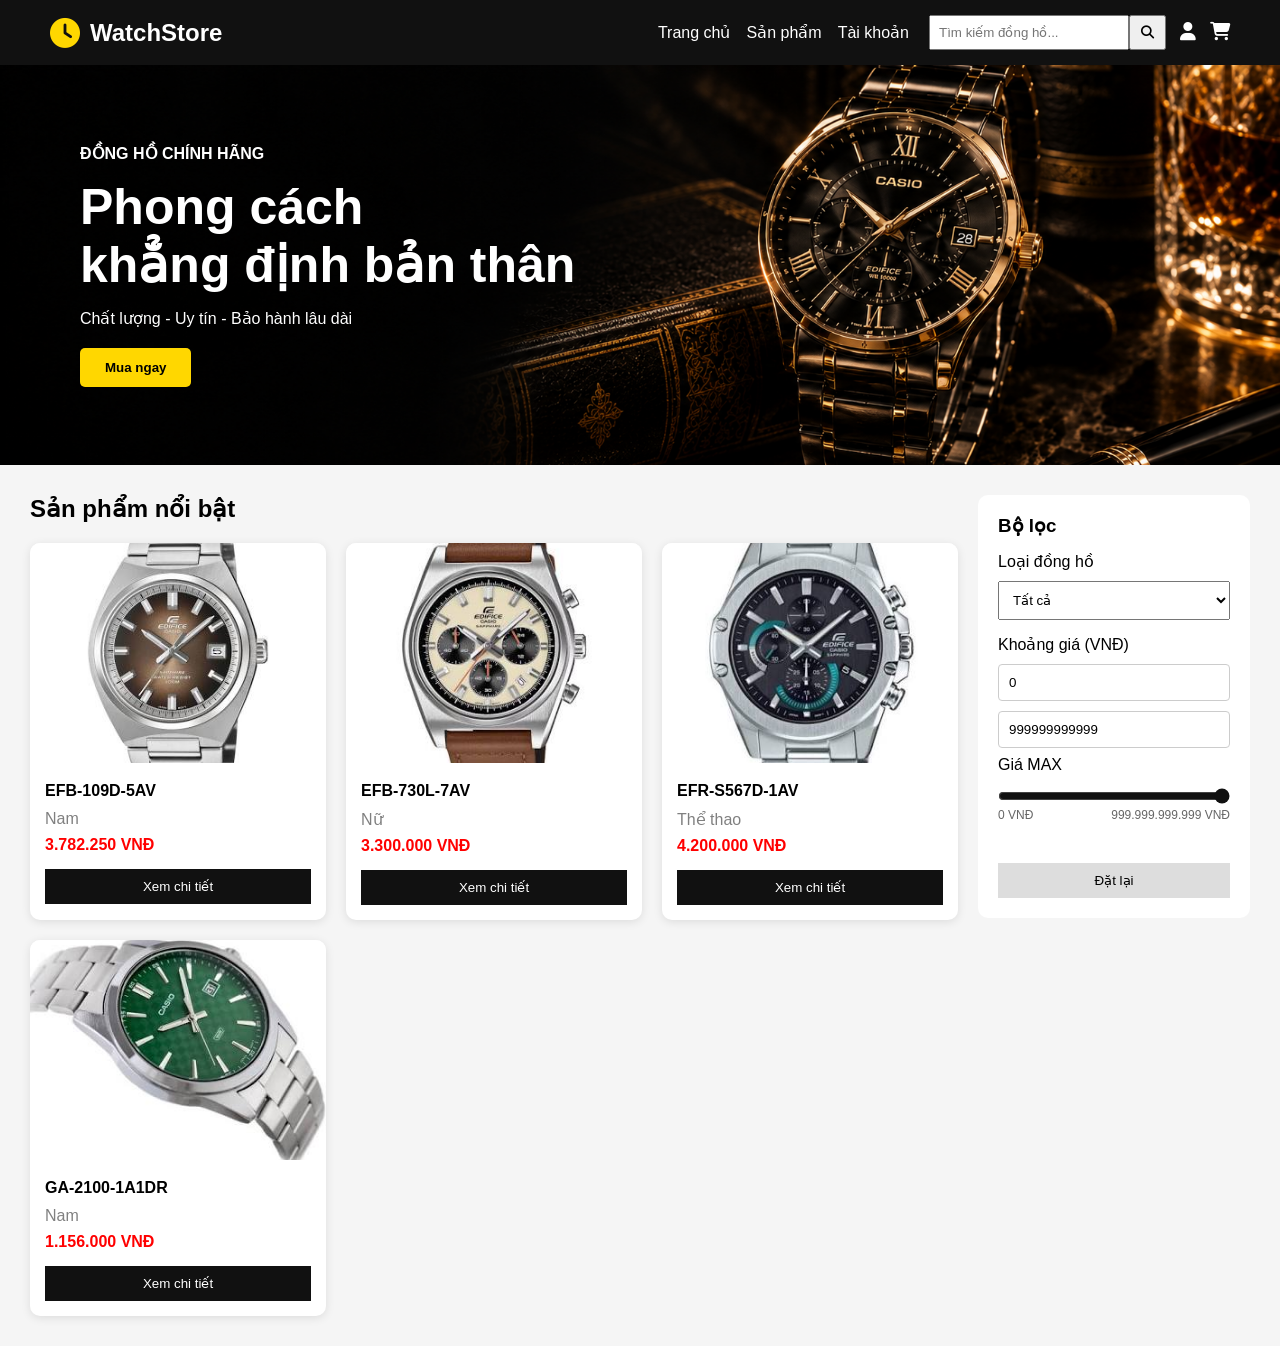
<file: DoAnWeb1/index.html>
<!DOCTYPE html>
<html lang="vi">
<head>
    <meta charset="UTF-8">
    <meta name="viewport" content="width=device-width, initial-scale=1.0">
    <title>Watch Store</title>
    <link rel="stylesheet" href="index.css">
    <link rel="stylesheet" href="https://cdnjs.cloudflare.com/ajax/libs/font-awesome/6.5.1/css/all.min.css">
</head>
<body>

    <!-- HEADER -->
    <header>
        <div class="logo">
            <i class="fa-solid fa-clock"></i>
            <h2>WatchStore</h2>
        </div>

        <div class="header-right">
          <nav>
            <a href="index.html">Trang chủ</a>
            <a href="products.html">Sản phẩm</a>
            <a href="account.html">Tài khoản</a>
          </nav>

          <div class="header-actions">
            <div class="search-box">
                <input type="text" id="searchInput" placeholder="Tìm kiếm đồng hồ...">
                <button onclick="searchProduct()" aria-label="Tìm kiếm">
                    <i class="fa-solid fa-magnifying-glass"></i>
                </button>
            </div>
            <a class="header-icon" href="account.html" aria-label="Tài khoản">
                <i class="fa-solid fa-user"></i>
            </a>
            <a class="header-icon" href="cart.html" aria-label="Giỏ hàng">
                <i class="fa-solid fa-cart-shopping"></i>
            </a>
          </div>
        </div>
    </header>

    <!-- BANNER -->
    <section class="banner">
        <div class="banner-content">
            <h4>ĐỒNG HỒ CHÍNH HÃNG</h4>
            <h1>Phong cách<br>khẳng định bản thân</h1>
            <p>Chất lượng - Uy tín - Bảo hành lâu dài</p>

            <a href="products.html">
                <button>Mua ngay</button>
            </a>
        </div>

        <div class="banner-image">
            <img src="BannerWatchImage.png" alt="Đồng hồ Casio sang trọng">
        </div>
    </section>

    <!-- MAIN -->
    <section class="container">

        <!-- DANH SÁCH -->
        <div class="products-section">

            <div class="section-title">
                <h2>Sản phẩm nổi bật</h2>
            </div>

            <div id="productList" class="product-grid">

            </div>

        </div>

        <!-- FILTER -->
        <aside class="filter-box">

            <h3>Bộ lọc</h3>

            <label>Loại đồng hồ</label>
            <select id="categoryFilter" onchange="filterProducts()">
                <option value="">Tất cả</option>
                <option value="Nam">Nam</option>
                <option value="Nữ">Nữ</option>
                <option value="Thể thao">Thể thao</option>
            </select>

            <label for="minPrice">Khoảng giá (VNĐ)</label>
            <div class="price-range">
                <input
                    type="number"
                    id="minPrice"
                    min="0"
                    max="999000000000"
                    value="0"
                    placeholder="Giá từ"
                    oninput="filterProducts()"
                    aria-label="Giá tối thiểu"
                >
                <input
                    type="number"
                    id="maxPrice"
                    min="0"
                    max="999999999999"
                    value="999999999999"
                    placeholder="Giá đến"
                    oninput="syncMaxPrice(this.value)"
                    aria-label="Giá tối đa"
                >
            </div>
            <label for="maxPriceRange">Giá MAX</label>
            <input
                type="range"
                id="maxPriceRange"
                min="0"
                max="999999999999"
                step="1000000"
                value="999999999999"
                oninput="updateMaxPrice(this.value)"
                aria-label="Điều chỉnh giá tối đa"
            >
            <div class="range-values">
                <span>0 VNĐ</span>
                <span id="maxPriceDisplay">999.999.999.999 VNĐ</span>
            </div>
            <p id="priceFilterError" class="filter-error" role="alert"></p>

            <button onclick="resetFilter()" class="reset-btn">
                Đặt lại
            </button>

        </aside>

    </section>
<script src="storage.js"></script>
<script src="data.js"></script>
<script src="index.js"></script>
</body>
</html>
</file>
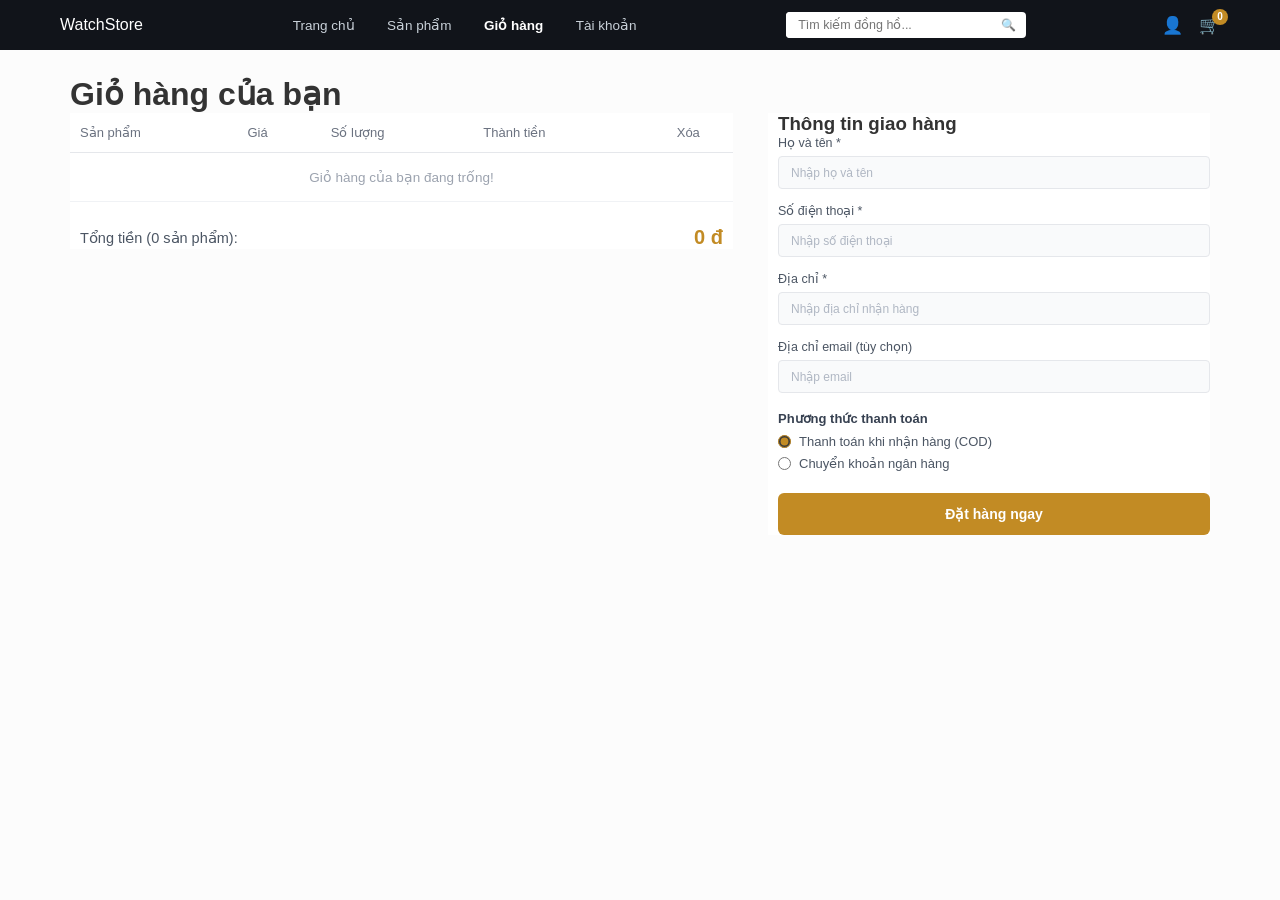
<file: cart.html>
<!DOCTYPE html>
<html lang="vi">
<head> 
    <meta charset="UTF-8">
    <meta name="viewport" content="width=device-width, initial-scale=1.0">
    <title>Giỏ hàng - WatchStore</title>
    <link rel="stylesheet" href="cart.css">
</head>
<body>

    <header>
        <div class="header-container">
            <div class="logo">
                <span>WatchStore</span>
            </div>

            <nav class="main-nav">
                <a href="index.html">Trang chủ</a>
                <a href="products.html">Sản phẩm</a>
                <a href="cart.html" class="active">Giỏ hàng</a>
                <a href="admin.html">Tài khoản</a>
            </nav>

            <div class="header-search">
                <input type="text" placeholder="Tìm kiếm đồng hồ...">
                <button class="search-btn">🔍</button>
            </div>

            <div class="header-icons">
                <span class="icon">👤</span>
                <a href="cart.html" class="icon cart-icon">
                    🛒<span class="cart-badge">0</span>
                </a>
            </div>
        </div>
    </header>

    <!-- Nội dung giỏ hàng -->
    <main class="cart-container">
        <h1>Giỏ hàng của bạn</h1>
        
        <div class="cart-content">
          
            <div class="cart-items-section">
                <table class="cart-table">
                    <thead>
                        <tr>
                            <th>Sản phẩm</th>
                            <th>Giá</th>
                            <th>Số lượng</th>
                            <th>Thành tiền</th>
                            <th>Xóa</th>
                        </tr>
                    </thead>
                    <tbody id="cart-items-table">
                        <!-- Render tự động từ cart.js -->
                    </tbody>
                </table>
                <div class="cart-total-row">
                    <strong>Tổng tiền (0 sản phẩm):</strong>
                    <span id="cart-grand-total" class="total-amount">0 đ</span>
                </div>
            </div>

            <!-- Cột phải: Form đặt hàng -->
            <div class="shipping-section">
                <h3>Thông tin giao hàng</h3>
                <form class="shipping-form" onsubmit="return false;">
                    <div class="form-group">
                        <label for="cust-name">Họ và tên *</label>
                        <input type="text" id="cust-name" placeholder="Nhập họ và tên" required>
                    </div>
                    <div class="form-group">
                        <label for="cust-phone">Số điện thoại *</label>
                        <input type="tel" id="cust-phone" placeholder="Nhập số điện thoại" required>
                    </div>
                    <div class="form-group">
                        <label for="cust-address">Địa chỉ *</label>
                        <input type="text" id="cust-address" placeholder="Nhập địa chỉ nhận hàng" required>
                    </div>
                    <div class="form-group">
                        <label for="cust-email">Địa chỉ email (tùy chọn)</label>
                        <input type="email" id="cust-email" placeholder="Nhập email">
                    </div>
                    
                    <div class="payment-method">
                        <p><strong>Phương thức thanh toán</strong></p>
                        <label class="radio-option">
                            <input type="radio" name="payment" value="COD" checked>
                            Thanh toán khi nhận hàng (COD)
                        </label>
                        <label class="radio-option">
                            <input type="radio" name="payment" value="Chuyển khoản">
                            Chuyển khoản ngân hàng
                        </label>
                    </div>

                    <button type="button" id="checkout-btn" class="checkout-btn">Đặt hàng ngay</button>
                </form>
            </div>
        </div>
    </main>

   
    <script src="data.js"></script>
    <script src="storage.js"></script>
    <script src="cart.js"></script>
</body>
</html>
</file>
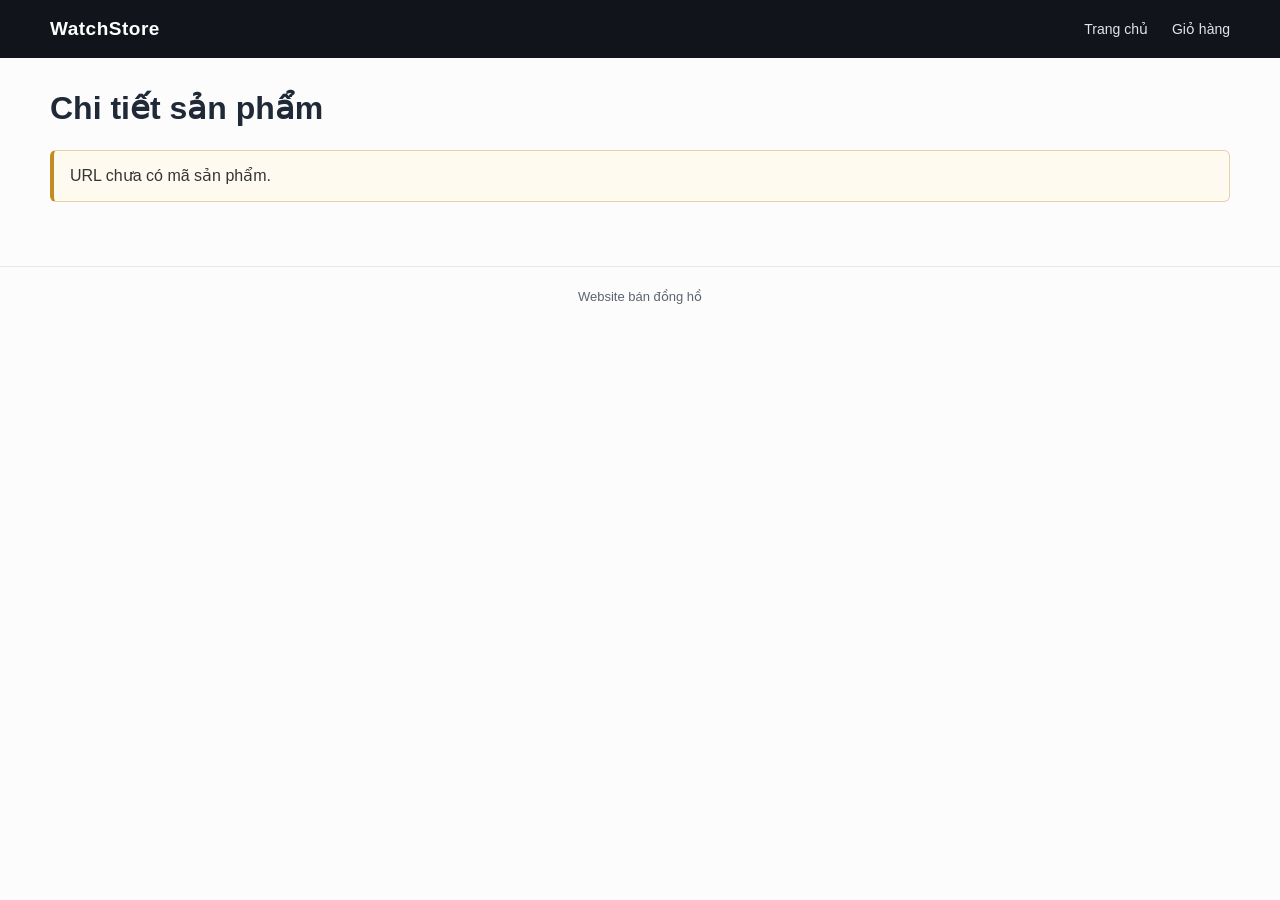
<file: DoAnWeb1/products.html>
<!DOCTYPE html>
<html lang="vi">
<head>
    <meta charset="UTF-8">
    <meta name="viewport" content="width=device-width, initial-scale=1.0">
    <title>Chi tiết sản phẩm - WatchStore</title>
    <link rel="stylesheet" href="products.css">
</head>
<body>
    <header>
        <p><strong>WatchStore</strong></p>
        <nav aria-label="Điều hướng chính">
            <a href="index.html">Trang chủ</a>
            <a href="../cart.html">Giỏ hàng</a>
        </nav>
    </header>

    <main>
        <h1>Chi tiết sản phẩm</h1>
        <p id="product-message" role="status" aria-live="polite">
            Đang tải thông tin sản phẩm...
        </p>

        <section id="product-detail" aria-labelledby="product-name" hidden>
            <img id="product-image" alt="" hidden>
            <p id="product-image-message" role="status" hidden>
                Không có hình ảnh cho sản phẩm này.
            </p>

            <h2 id="product-name"></h2>

            <dl>
                <dt>Giá bán</dt>
                <dd id="product-price"></dd>

                <dt>Mô tả</dt>
                <dd id="product-description"></dd>

                <dt>Danh mục</dt>
                <dd id="product-category"></dd>

                <dt>Số lượng tồn kho</dt>
                <dd id="product-quantity"></dd>
            </dl>

            <section aria-labelledby="purchase-heading">
                <h3 id="purchase-heading">Thêm vào giỏ hàng</h3>

                <label for="product-cart-quantity">Số lượng mua</label>
                <input
                    id="product-cart-quantity"
                    type="number"
                    min="1"
                    step="1"
                    value="1"
                >

                <button id="add-to-cart-button" type="button">
                    Thêm vào giỏ hàng
                </button>

                <p id="cart-message" role="status" aria-live="polite"></p>
            </section>
        </section>
    </main>

    <footer>
        <p>Website bán đồng hồ</p>
    </footer>

    <script src="storage.js"></script>
    <script src="data.js"></script>
    <script src="products.js"></script>
</body>
</html>
</file>
<file: DoAnWeb1/index.css>
* {
  margin: 0;
  padding: 0;
  box-sizing: border-box;
  font-family: Arial, Helvetica, sans-serif;
}

body {
  background: #f5f5f5;
}

/* HEADER */

header {
  background: #111;
  color: white;
  display: flex;
  justify-content: space-between;
  align-items: center;
  gap: 24px;
  padding: 15px 50px;
}

.logo {
  display: flex;
  align-items: center;
  gap: 10px;
}

.logo i {
  color: gold;
  font-size: 30px;
}

nav {
  display: flex;
  gap: 16px;
  white-space: nowrap;
}

nav a {
  color: white;
  text-decoration: none;
}

nav a:hover {
  color: gold;
}

.search-box {
  display: flex;
}

.header-right,
.header-actions {
  display: flex;
  align-items: center;
}

.header-right {
  gap: 20px;
}

.header-actions {
  gap: 14px;
}

.search-box input {
  width: 200px;
  padding: 8px;
}

.search-box button {
  padding: 8px 10px;
  cursor: pointer;
}

.header-icon {
  color: white;
  font-size: 18px;
}

.header-icon:hover {
  color: gold;
}

/* BANNER */

.banner {
  position: relative;
  isolation: isolate;
  overflow: hidden;
  height: 400px;
  background: linear-gradient(
    120deg,
    rgba(0, 0, 0, 0.7),
    rgba(0, 0, 0, 0.25)
  );
  color: white;
  display: flex;
  align-items: center;
  justify-content: space-between;
  padding: 40px 80px;
}

.banner-content {
  position: relative;
  z-index: 1;
}

.banner-content h1 {
  font-size: 50px;
  margin: 15px 0;
}

.banner-content p {
  margin-bottom: 20px;
}

.banner button {
  padding: 12px 25px;
  border: none;
  background: gold;
  cursor: pointer;
  border-radius: 5px;
  font-weight: bold;
}

.banner-image {
  position: absolute;
  inset: 0;
  z-index: -1;
}

.banner-image img {
  display: block;
  width: 100%;
  height: 100%;
  object-fit: cover;
}

/* MAIN */

.container {
  display: flex;
  gap: 20px;
  padding: 30px;
}

/* PRODUCT */

.products-section {
  flex: 4;
}

.section-title {
  margin-bottom: 20px;
}

.product-grid {
  display: grid;
  grid-template-columns: repeat(auto-fill, minmax(220px, 1fr));
  gap: 20px;
}

.product-card {
  background: white;
  border-radius: 10px;
  overflow: hidden;
  box-shadow: 0 2px 10px rgba(0, 0, 0, 0.1);
}

.product-card img {
  width: 100%;
  height: 220px;
  object-fit: cover;
}

.no-image {
  height: 220px;
  display: flex;
  align-items: center;
  justify-content: center;
  background: #ddd;
}

.product-info {
  padding: 15px;
}

.product-info h4 {
  margin-bottom: 10px;
}

.category {
  color: gray;
  margin-bottom: 8px;
}

.price {
  color: red;
  font-weight: bold;
  margin-bottom: 15px;
}

.product-info button {
  width: 100%;
  padding: 10px;
  border: none;
  background: #111;
  color: white;
  cursor: pointer;
}

.product-info button:hover {
  background: gold;
  color: black;
}

/* FILTER */

.filter-box {
  flex: 1;
  background: white;
  padding: 20px;
  border-radius: 10px;
  height: fit-content;
}

.filter-box h3 {
  margin-bottom: 15px;
}

.filter-box label {
  display: block;
  margin-bottom: 10px;
}

.filter-box select {
  width: 100%;
  padding: 10px;
  margin-bottom: 15px;
}

.price-range {
  display: grid;
  gap: 10px;
  margin-bottom: 8px;
}

.price-range input {
  width: 100%;
  padding: 10px;
  border: 1px solid #ccc;
  border-radius: 4px;
}

.filter-box input[type="range"] {
  width: 100%;
  margin: 4px 0;
  accent-color: #111;
  cursor: pointer;
}

.range-values {
  display: flex;
  justify-content: space-between;
  margin-bottom: 15px;
  color: #666;
  font-size: 12px;
}

.filter-error {
  min-height: 18px;
  margin-bottom: 8px;
  color: #d00;
  font-size: 13px;
}

.reset-btn {
  width: 100%;
  padding: 10px;
  background: #ddd;
  border: none;
  cursor: pointer;
}

/* RESPONSIVE */

@media (max-width: 768px) {
  header {
    flex-direction: column;
    gap: 15px;
    padding: 15px 20px;
  }

  .header-right {
    flex-wrap: wrap;
    justify-content: center;
    gap: 12px;
  }

  nav {
    flex-wrap: wrap;
    justify-content: center;
  }

  .banner {
    flex-direction: column;
    height: auto;
    text-align: center;
  }

  .container {
    flex-direction: column;
  }

  .banner-image {
    inset: 0;
    -webkit-mask-image: radial-gradient(
      circle,
      rgba(0, 0, 0, 1) 50%,
      rgba(0, 0, 0, 0) 90%
    );
    mask-image: radial-gradient(
      circle,
      rgba(0, 0, 0, 1) 60%,
      rgba(0, 0, 0, 0) 100%
    );
  }

  .search-box input {
    width: 180px;
  }
}
</file>
<file: cart.css>
/* cart.css - Chuẩn theo thiết kế mẫu */

* {
  margin: 0;
  padding: 0;
  box-sizing: border-box;
  font-family: -apple-system, BlinkMacSystemFont, "Segoe UI", Roboto, Helvetica, Arial, sans-serif;
}

body {
  background-color: #fcfcfc;
  color: #333;
}

/* Header đồng bộ */
header {
  background-color: #11141a;
  color: #fff;
  padding: 12px 0;
}

.header-container {
  max-width: 1200px;
  margin: 0 auto;
  display: flex;
  align-items: center;
  justify-content: space-between;
  padding: 0 20px;
}

.logo {
  display: flex;
  flex-direction: column;
}

.logo-title {
  font-size: 19px;
  font-weight: 700;
  color: #fff;
  letter-spacing: 0.5px;
}

.logo-sub {
  font-size: 10px;
  color: #8f9ca8;
}

.main-nav a {
  color: #c9d1d9;
  text-decoration: none;
  margin: 0 14px;
  font-size: 13.5px;
  transition: color 0.2s;
}

.main-nav a.active,
.main-nav a:hover {
  color: #fff;
  font-weight: 600;
}

.header-search {
  display: flex;
  align-items: center;
  background-color: #fff;
  border-radius: 4px;
  overflow: hidden;
  width: 240px;
}

.header-search input {
  padding: 6px 12px;
  border: none;
  outline: none;
  font-size: 12.5px;
  width: 100%;
}

.header-search button {
  background: none;
  border: none;
  padding: 0 10px;
  cursor: pointer;
  color: #555;
  font-size: 12px;
}

.header-icons {
  display: flex;
  gap: 16px;
  align-items: center;
}

.header-icons .icon {
  color: #fff;
  text-decoration: none;
  font-size: 17px;
  position: relative;
  cursor: pointer;
}

.cart-badge {
  position: absolute;
  top: -6px;
  right: -8px;
  background-color: #c28b24;
  color: white;
  font-size: 10px;
  font-weight: bold;
  width: 16px;
  height: 16px;
  border-radius: 50%;
  display: flex;
  align-items: center;
  justify-content: center;
}

/* Khung nội dung chính */
.cart-container {
  max-width: 1180px;
  margin: 25px auto 60px;
  padding: 0 20px;
}

.cart-header-title {
  display: flex;
  align-items: center;
  gap: 8px;
  font-size: 20px;
  font-weight: 700;
  color: #1f2937;
  margin-bottom: 25px;
}

.cart-content {
  display: grid;
  grid-template-columns: 1.8fr 1.2fr;
  gap: 35px;
  align-items: start;
}

/* --- CỘT TRÁI: DANH SÁCH GIỎ HÀNG --- */
.cart-items-section {
  background: #fff;
}

.cart-table {
  width: 100%;
  border-collapse: collapse;
}

.cart-table th {
  text-align: left;
  padding: 12px 10px;
  border-bottom: 1px solid #e5e7eb;
  font-size: 13px;
  color: #6b7280;
  font-weight: 500;
}

.cart-table th:last-child,
.cart-table td:last-child {
  text-align: center;
}

.cart-table td {
  padding: 16px 10px;
  border-bottom: 1px solid #f0f2f5;
  vertical-align: middle;
  font-size: 13.5px;
}

.product-info {
  display: flex;
  align-items: center;
  gap: 12px;
}

.product-small-img {
  width: 50px;
  height: 50px;
  object-fit: contain;
  background: #fff;
  border-radius: 4px;
}

.product-info-text strong {
  display: block;
  font-size: 13.5px;
  color: #1f2937;
  margin-bottom: 3px;
}

.product-type {
  font-size: 12px;
  color: #9ca3af;
}

.product-price,
.product-line-total {
  font-size: 13.5px;
  font-weight: 600;
  color: #1f2937;
}

/* Nút tăng giảm số lượng */
.product-quantity {
  display: inline-flex;
  align-items: center;
  border: 1px solid #d1d5db;
  border-radius: 4px;
  height: 28px;
}

.qty-btn {
  background: none;
  border: none;
  width: 26px;
  height: 100%;
  cursor: pointer;
  font-size: 13px;
  color: #4b5563;
  display: flex;
  align-items: center;
  justify-content: center;
}

.qty-btn:hover {
  background-color: #f3f4f6;
}

.qty-input {
  width: 32px;
  border: none;
  text-align: center;
  font-size: 13px;
  font-weight: 500;
  outline: none;
}

/* Ẩn mũi tên tăng giảm mặc định của input type=number */
.qty-input::-webkit-outer-spin-button,
.qty-input::-webkit-inner-spin-button {
  -webkit-appearance: none;
  margin: 0;
}

.remove-btn {
  background: none;
  border: none;
  cursor: pointer;
  color: #9ca3af;
  font-size: 15px;
  transition: color 0.2s;
}

.remove-btn:hover {
  color: #ef4444;
}

/* Hàng tổng tiền bên dưới giỏ hàng */
.cart-total-row {
  display: flex;
  justify-content: space-between;
  align-items: center;
  padding: 24px 10px 0;
}

.cart-total-row strong {
  font-size: 14.5px;
  color: #4b5563;
  font-weight: 500;
}

.total-amount {
  font-size: 20px;
  font-weight: 700;
  color: #c28b24; /* Màu vàng nâu chuẩn ảnh */
}

/* --- CỘT PHẢI: FORM ĐẶT HÀNG --- */
.shipping-section {
  background: #fff;
  padding-left: 10px;
}

.shipping-header {
  display: flex;
  justify-content: space-between;
  align-items: center;
  margin-bottom: 20px;
}

.shipping-header h3 {
  font-size: 16px;
  font-weight: 700;
  color: #1f2937;
}

.back-link {
  font-size: 12.5px;
  color: #9ca3af;
  text-decoration: none;
}

.back-link:hover {
  color: #c28b24;
}

.form-group {
  margin-bottom: 14px;
}

.form-group label {
  display: block;
  font-size: 12.5px;
  color: #4b5563;
  margin-bottom: 6px;
}

.form-group label span {
  color: #ef4444;
}

.form-group input {
  width: 100%;
  padding: 8px 12px;
  font-size: 13px;
  border: 1px solid #e5e7eb;
  border-radius: 4px;
  background-color: #f9fafb;
  outline: none;
  transition: border-color 0.2s;
}

.form-group input:focus {
  border-color: #c28b24;
  background-color: #fff;
}

.form-group input::placeholder {
  color: #b0b7c3;
  font-size: 12px;
}

.payment-method {
  margin: 18px 0 22px;
}

.payment-method p {
  font-size: 13px;
  font-weight: 600;
  color: #374151;
  margin-bottom: 8px;
}

.radio-option {
  display: flex;
  align-items: center;
  gap: 8px;
  font-size: 13px;
  color: #4b5563;
  margin-bottom: 7px;
  cursor: pointer;
}

.radio-option input[type="radio"] {
  accent-color: #c28b24;
}

/* Nút đặt hàng to màu vàng nâu bo góc */
.checkout-btn {
  width: 100%;
  background-color: #c28b24;
  color: #fff;
  border: none;
  padding: 13px 0;
  font-size: 14px;
  font-weight: 600;
  border-radius: 6px;
  cursor: pointer;
  transition: background-color 0.2s;
}

.checkout-btn:hover {
  background-color: #ad791c;
}

.empty-cart {
  text-align: center;
  padding: 40px 0;
  color: #9ca3af;
  font-size: 14px;
}
</file>
<file: DoAnWeb1/products.css>
/* Giao diện trang chi tiết WatchStore: tông than, trắng ngà và vàng nâu. */
:root {
  color-scheme: light;
  --page-bg: #fcfcfc;
  --surface: #ffffff;
  --ink: #11141a;
  --text: #333333;
  --muted: #5b6470;
  --border: #e5e7eb;
  --accent: #c28b24;
  --accent-hover: #ad791c;
  --accent-text: #11141a;
  --focus: #11141a;
  --notice-bg: #fffaf0;
}

* {
  box-sizing: border-box;
}

html {
  min-width: 320px;
  background: var(--page-bg);
}

body {
  min-height: 100vh;
  margin: 0;
  background: var(--page-bg);
  color: var(--text);
  font-family: -apple-system, BlinkMacSystemFont, "Segoe UI", Roboto, Helvetica, Arial, sans-serif;
  font-size: 16px;
  line-height: 1.6;
}

/* Header và điều hướng theo tông tối của trang giỏ hàng. */
body > header {
  display: flex;
  align-items: center;
  justify-content: space-between;
  gap: 20px;
  min-height: 58px;
  padding: 12px max(20px, calc((100% - 1180px) / 2));
  background: var(--ink);
  color: #ffffff;
}

body > header p {
  margin: 0;
}

body > header strong {
  color: #ffffff;
  font-size: 19px;
  font-weight: 700;
  letter-spacing: 0.5px;
}

body > header nav {
  display: flex;
  flex-wrap: wrap;
  align-items: center;
  gap: 24px;
}

body > header nav a {
  color: #e1e5ea;
  font-size: 14px;
  text-decoration: none;
  transition: color 160ms ease;
}

body > header nav a:hover {
  color: #f0c56d;
}

main {
  width: min(1180px, calc(100% - 40px));
  margin: 30px auto 64px;
}

main > h1 {
  margin: 0 0 22px;
  color: #1f2937;
  font-size: clamp(1.5rem, 2.5vw, 2rem);
  line-height: 1.25;
}

/* Thông báo có nền và viền để nhận biết ngoài màu chữ. */
#product-message:not(:empty),
#cart-message:not(:empty),
#product-image-message:not([hidden]) {
  padding: 12px 16px;
  border: 1px solid #e5d2a7;
  border-left: 4px solid var(--accent);
  border-radius: 6px;
  background: var(--notice-bg);
  color: #343434;
}

#product-message:not(:empty) {
  margin: 0 0 20px;
}

#product-message:empty {
  display: none;
}

/* Hai cột trên màn hình rộng: ảnh bên trái, thông tin và thao tác bên phải. */
#product-detail:not([hidden]) {
  display: grid;
  grid-template-columns: minmax(0, 1.05fr) minmax(0, 0.95fr);
  align-items: start;
  gap: 22px 36px;
  padding: clamp(20px, 3vw, 38px);
  border: 1px solid var(--border);
  border-radius: 10px;
  background: var(--surface);
  box-shadow: 0 2px 10px rgba(17, 20, 26, 0.08);
}

#product-detail[hidden] {
  display: none !important;
}

#product-image {
  grid-column: 1;
  grid-row: 1 / span 4;
  display: block;
  width: 100%;
  max-height: 500px;
  aspect-ratio: 1 / 1;
  padding: 18px;
  border: 1px solid #f0f2f5;
  border-radius: 8px;
  background: #ffffff;
  object-fit: contain;
}

#product-image[hidden] {
  display: none !important;
}

#product-image-message:not([hidden]) {
  grid-column: 1;
  grid-row: 1;
  align-self: center;
  margin: 0;
  min-height: 120px;
  display: grid;
  place-items: center;
  text-align: center;
}

#product-image-message[hidden] {
  display: none !important;
}

#product-name {
  grid-column: 2;
  margin: 0;
  color: #1f2937;
  font-size: clamp(1.35rem, 2vw, 1.8rem);
  line-height: 1.3;
  overflow-wrap: anywhere;
}

#product-detail dl {
  grid-column: 2;
  display: grid;
  grid-template-columns: minmax(110px, 150px) minmax(0, 1fr);
  gap: 12px 18px;
  margin: 0;
  padding: 18px 0;
  border-top: 1px solid #f0f2f5;
  border-bottom: 1px solid #f0f2f5;
}

#product-detail dt {
  color: var(--muted);
  font-size: 14px;
}

#product-detail dd {
  margin: 0;
  color: #1f2937;
  overflow-wrap: anywhere;
}

#product-price {
  color: #80550b !important;
  font-size: 1.4rem;
  font-weight: 700;
}

#product-detail > section {
  grid-column: 2;
  padding: 20px;
  border: 1px solid var(--border);
  border-radius: 8px;
  background: #fafafa;
}

#purchase-heading {
  margin: 0 0 12px;
  color: #1f2937;
  font-size: 1rem;
}

#product-cart-quantity {
  display: block;
  width: min(150px, 100%);
  min-height: 44px;
  margin: 6px 0 14px;
  padding: 9px 12px;
  border: 1px solid #c9ced6;
  border-radius: 5px;
  background: #ffffff;
  color: var(--text);
  font: inherit;
}

#add-to-cart-button {
  width: 100%;
  min-height: 46px;
  padding: 11px 18px;
  border: 1px solid var(--accent);
  border-radius: 6px;
  background: var(--accent);
  color: var(--accent-text);
  font: inherit;
  font-weight: 700;
  cursor: pointer;
  transition: background-color 160ms ease, border-color 160ms ease, transform 160ms ease;
}

#add-to-cart-button:hover:not(:disabled) {
  border-color: var(--accent-hover);
  background: var(--accent-hover);
}

#add-to-cart-button:active:not(:disabled) {
  transform: translateY(1px);
}

#add-to-cart-button:disabled,
#product-cart-quantity:disabled {
  cursor: not-allowed;
  opacity: 0.65;
}

#cart-message:not(:empty) {
  margin: 14px 0 0;
}

/* Focus luôn rõ để thao tác được bằng bàn phím. */
a:focus-visible,
button:focus-visible,
input:focus-visible {
  outline: 3px solid var(--focus);
  outline-offset: 3px;
}

body > header a:focus-visible {
  outline-color: #f0c56d;
}

footer {
  padding: 20px;
  border-top: 1px solid var(--border);
  color: var(--muted);
  font-size: 13px;
  text-align: center;
}

footer p {
  margin: 0;
}

@media (max-width: 768px) {
  body > header {
    flex-direction: column;
    justify-content: center;
    gap: 10px;
    padding: 14px 20px;
    text-align: center;
  }

  body > header nav {
    justify-content: center;
    gap: 18px;
  }

  main {
    margin-top: 24px;
  }

  #product-detail:not([hidden]) {
    grid-template-columns: minmax(0, 1fr);
    gap: 18px;
  }

  #product-image,
  #product-image-message:not([hidden]),
  #product-name,
  #product-detail dl,
  #product-detail > section {
    grid-column: 1;
    grid-row: auto;
  }

  #product-image {
    width: min(100%, 520px);
    justify-self: center;
  }
}

@media (max-width: 480px) {
  main {
    width: calc(100% - 24px);
    margin-top: 18px;
    margin-bottom: 40px;
  }

  #product-detail:not([hidden]) {
    gap: 16px;
    padding: 16px;
  }

  #product-detail dl {
    grid-template-columns: 1fr;
    gap: 4px;
    padding: 14px 0;
  }

  #product-detail dd {
    margin-bottom: 10px;
  }

  #product-detail dd:last-child {
    margin-bottom: 0;
  }

  #product-detail > section {
    padding: 16px;
  }
}

@media (prefers-reduced-motion: reduce) {
  *,
  *::before,
  *::after {
    scroll-behavior: auto !important;
    transition-duration: 0.01ms !important;
    animation-duration: 0.01ms !important;
    animation-iteration-count: 1 !important;
  }
}
</file>
